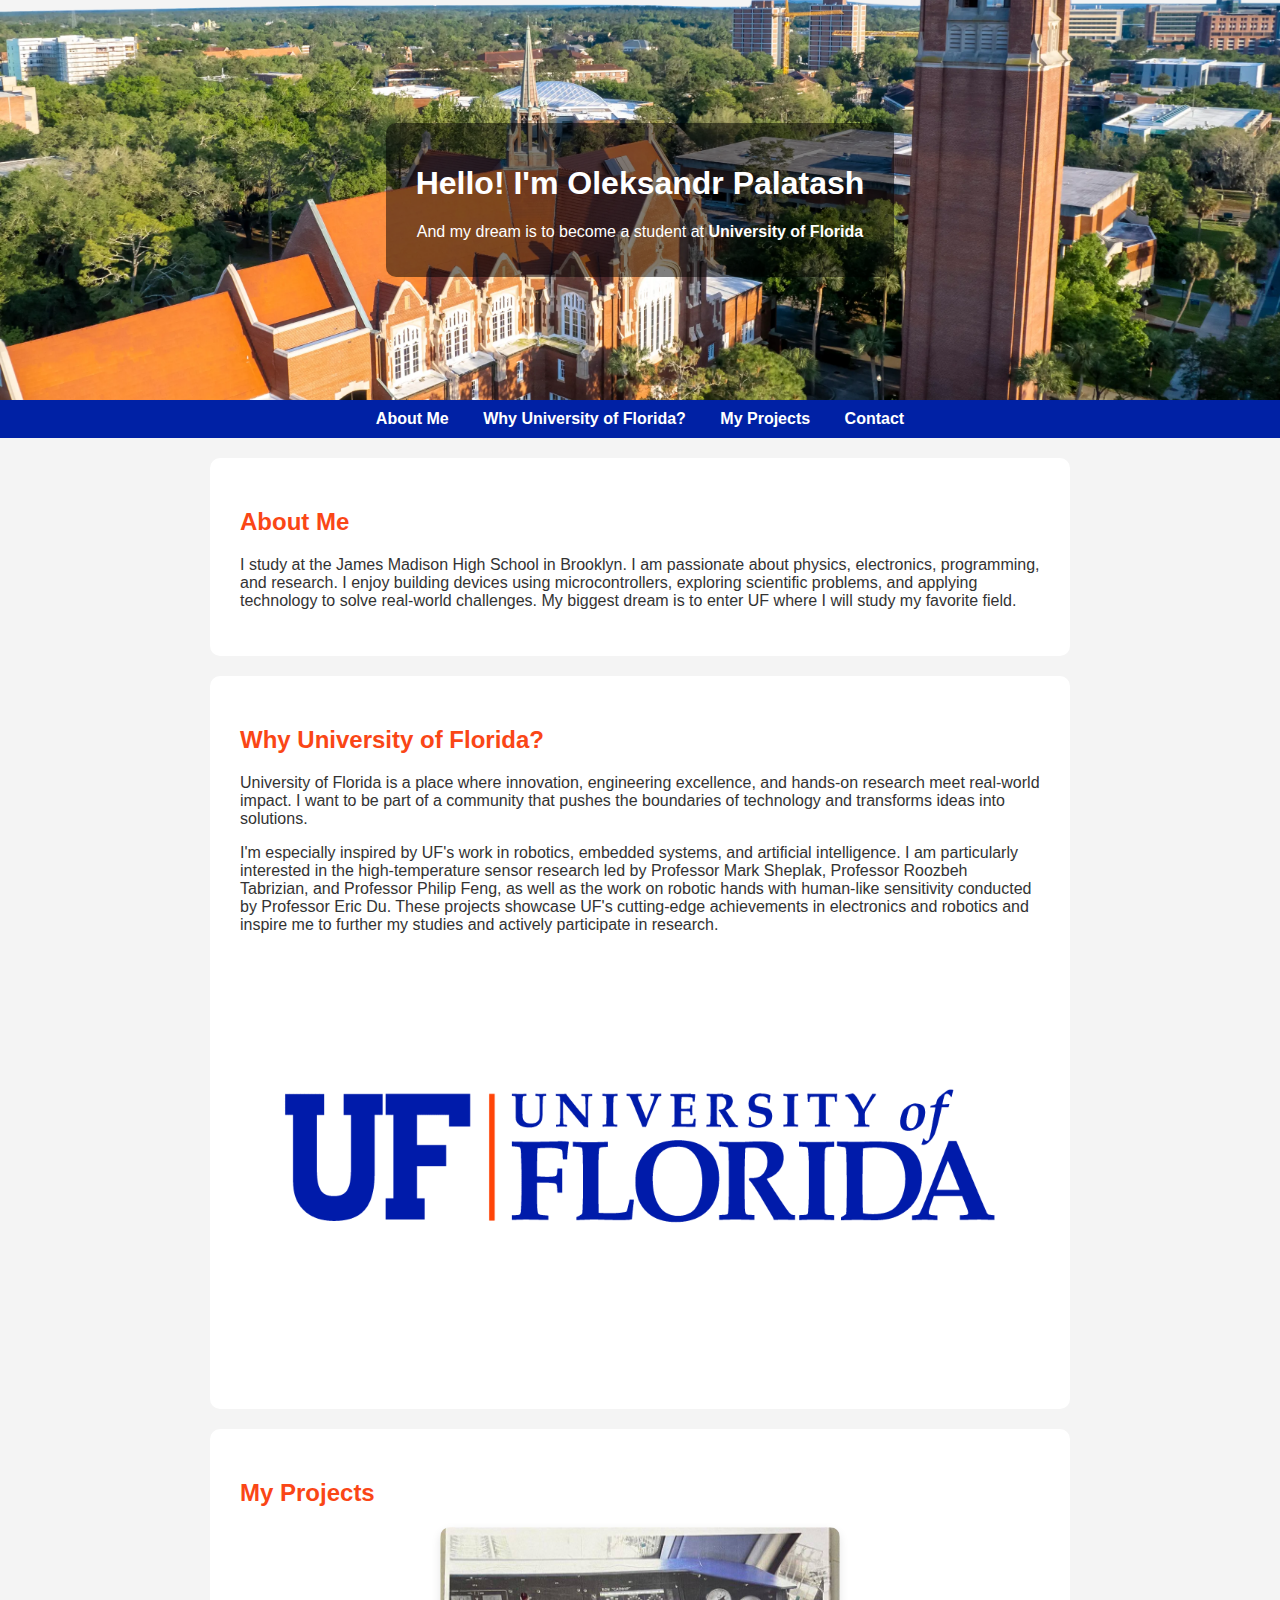
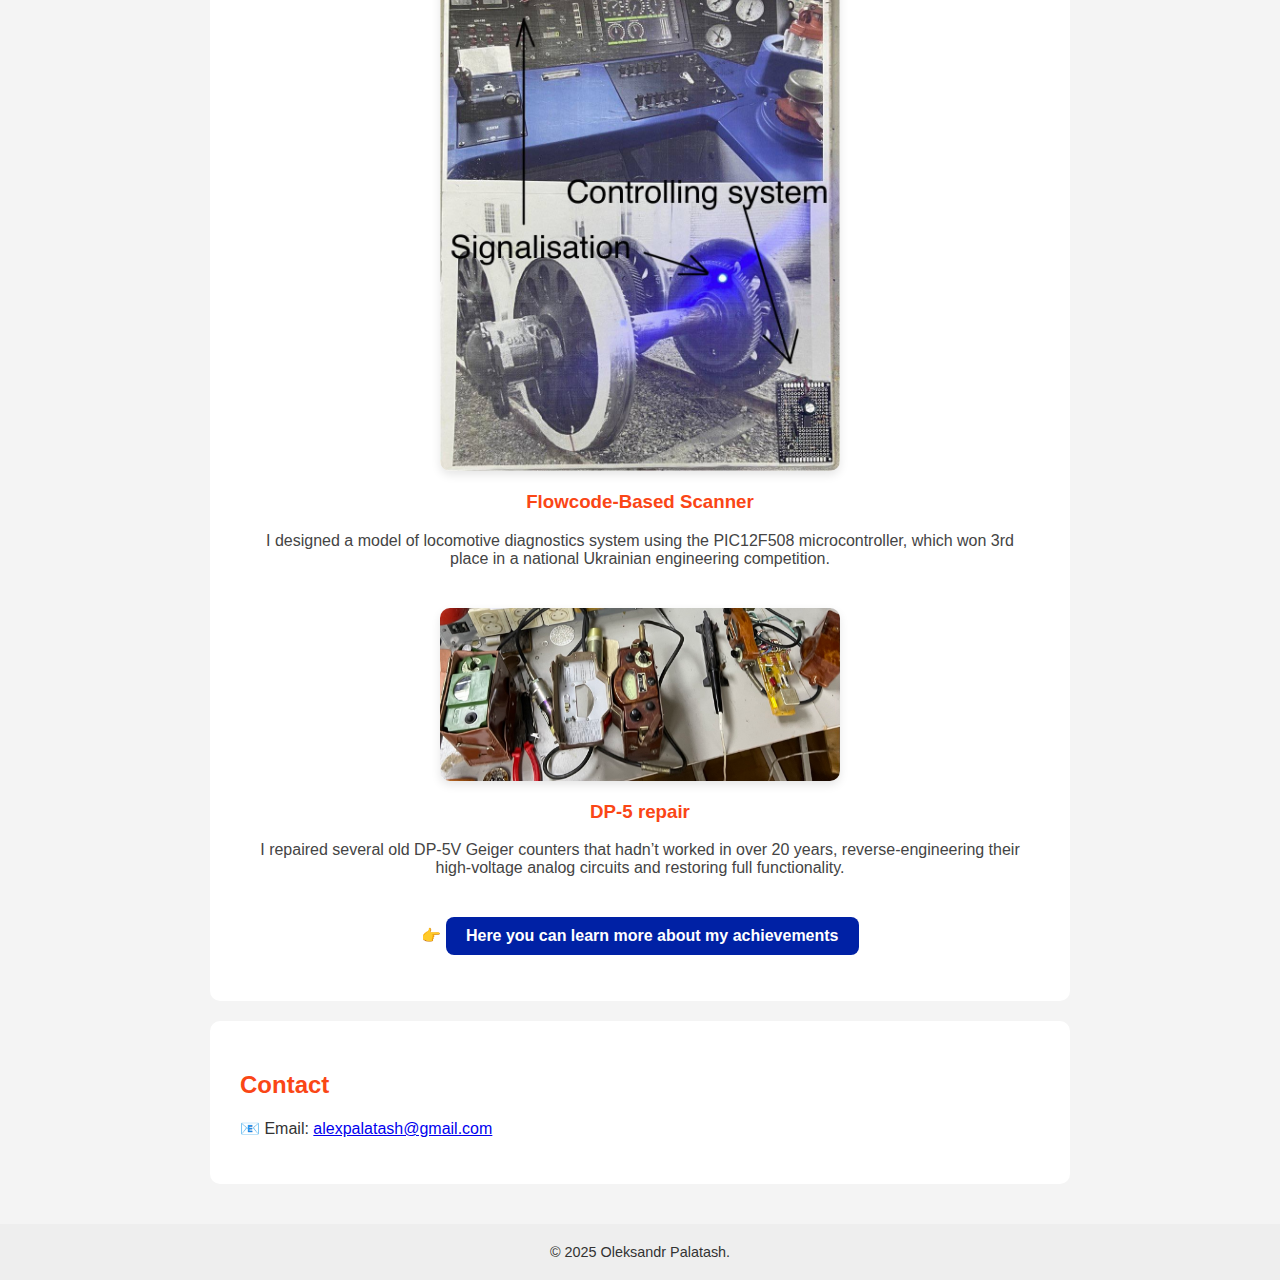
<file: index.html>
<!DOCTYPE html>
<html lang="en">
<head>
  <meta charset="UTF-8" />
  <meta name="viewport" content="width=device-width, initial-scale=1" />
  <title>My Dream —  University of Florida</title>
  <link rel="stylesheet" href="style.css" />
</head>
<body>

<!-- Header with background image -->
<header class="hero-header">
  <div class="overlay">
    <h1>Hello! I'm Oleksandr Palatash</h1>
    <p>And my dream is to become a student at <strong>University of Florida</strong></p>
  </div>
</header>

<!-- Navigation -->
<nav>
  <a href="#about">About Me</a>
  <a href="#why">Why University of Florida?</a>
  <a href="#projects">My Projects</a>
  <a href="#contact">Contact</a>
</nav>

<!-- About Me -->
<section id="about">
  <h2>About Me</h2>
  <p>I study at the James Madison High School in Brooklyn. I am passionate about physics, electronics, programming, and research. I enjoy building devices using microcontrollers, exploring scientific problems, and applying technology to solve real-world challenges. My biggest dream is to enter UF where I will study my favorite field.</p>
</section>

<!-- Why MIT -->
<section id="why">
  <h2>Why University of Florida?</h2>
  <p>University of Florida is a place where innovation, engineering excellence, and hands-on research meet real-world impact. I want to be part of a community that pushes the boundaries of technology and transforms ideas into solutions.</p>
  <p>I'm especially inspired by UF's work in robotics, embedded systems, and artificial intelligence.
    I am particularly interested in the high-temperature sensor research led by Professor Mark Sheplak, Professor Roozbeh Tabrizian, and Professor Philip Feng, as well as the work on robotic hands with human-like sensitivity conducted by Professor Eric Du. These projects showcase UF's cutting-edge achievements in electronics and robotics and inspire me to further my studies and actively participate in research.
  </p>

  <!-- MIT Campus Image -->
  <img src="University-of-Florida-Logo.png" alt="MIT Campus" />
</section>

<!-- Projects -->
<section id="projects">
  <h2>My Projects</h2>

  <div class="project">
    <img src="лок.jpg" alt="Flowcode Scanner Project" />
    <h3>Flowcode-Based Scanner</h3>
    <p>I designed a model of locomotive diagnostics system using the PIC12F508 microcontroller, which won 3rd place in a national Ukrainian engineering competition.</p>
  </div>

  <div class="project">
    <img src="дп5.jpg" alt="DP5" />
    <h3>DP-5 repair</h3>
    <p>I repaired several old DP-5V Geiger counters that hadn’t worked in over 20 years, reverse-engineering their high-voltage analog circuits and restoring full functionality.</p>
  </div>

  <!-- Link to Achievements Site -->
  <p style="text-align: center; margin-top: 30px;">
    👉 <a href="index.achievements.html" class="button">Here you can learn more about my achievements</a>
  </p>
</section>

<!-- Contact -->
<section id="contact">
  <h2>Contact</h2>
  <p>📧 Email: <a href="mailto:alexpalatash@gmail.com">alexpalatash@gmail.com</a></p>
</section>

<!-- Footer -->
<footer>
  &copy; 2025 Oleksandr Palatash. 
</footer>

</body>
</html>
</file>
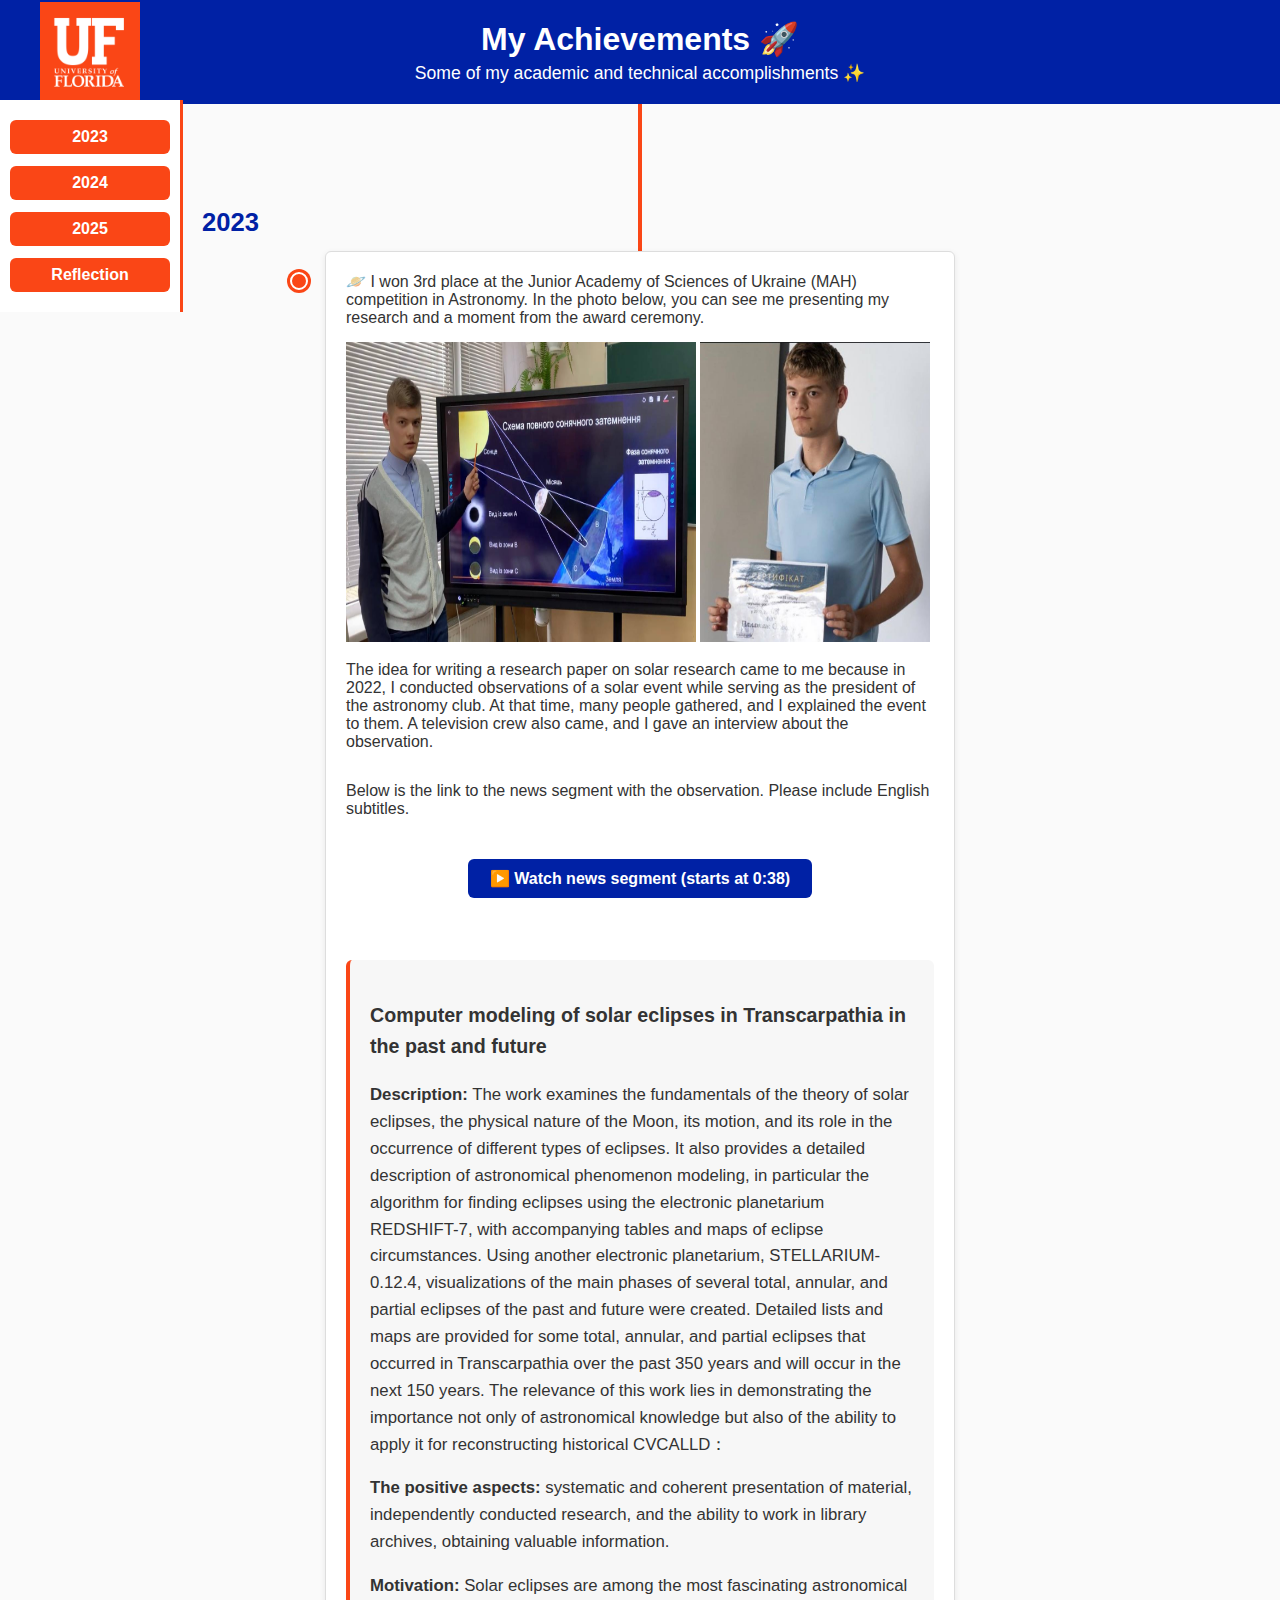
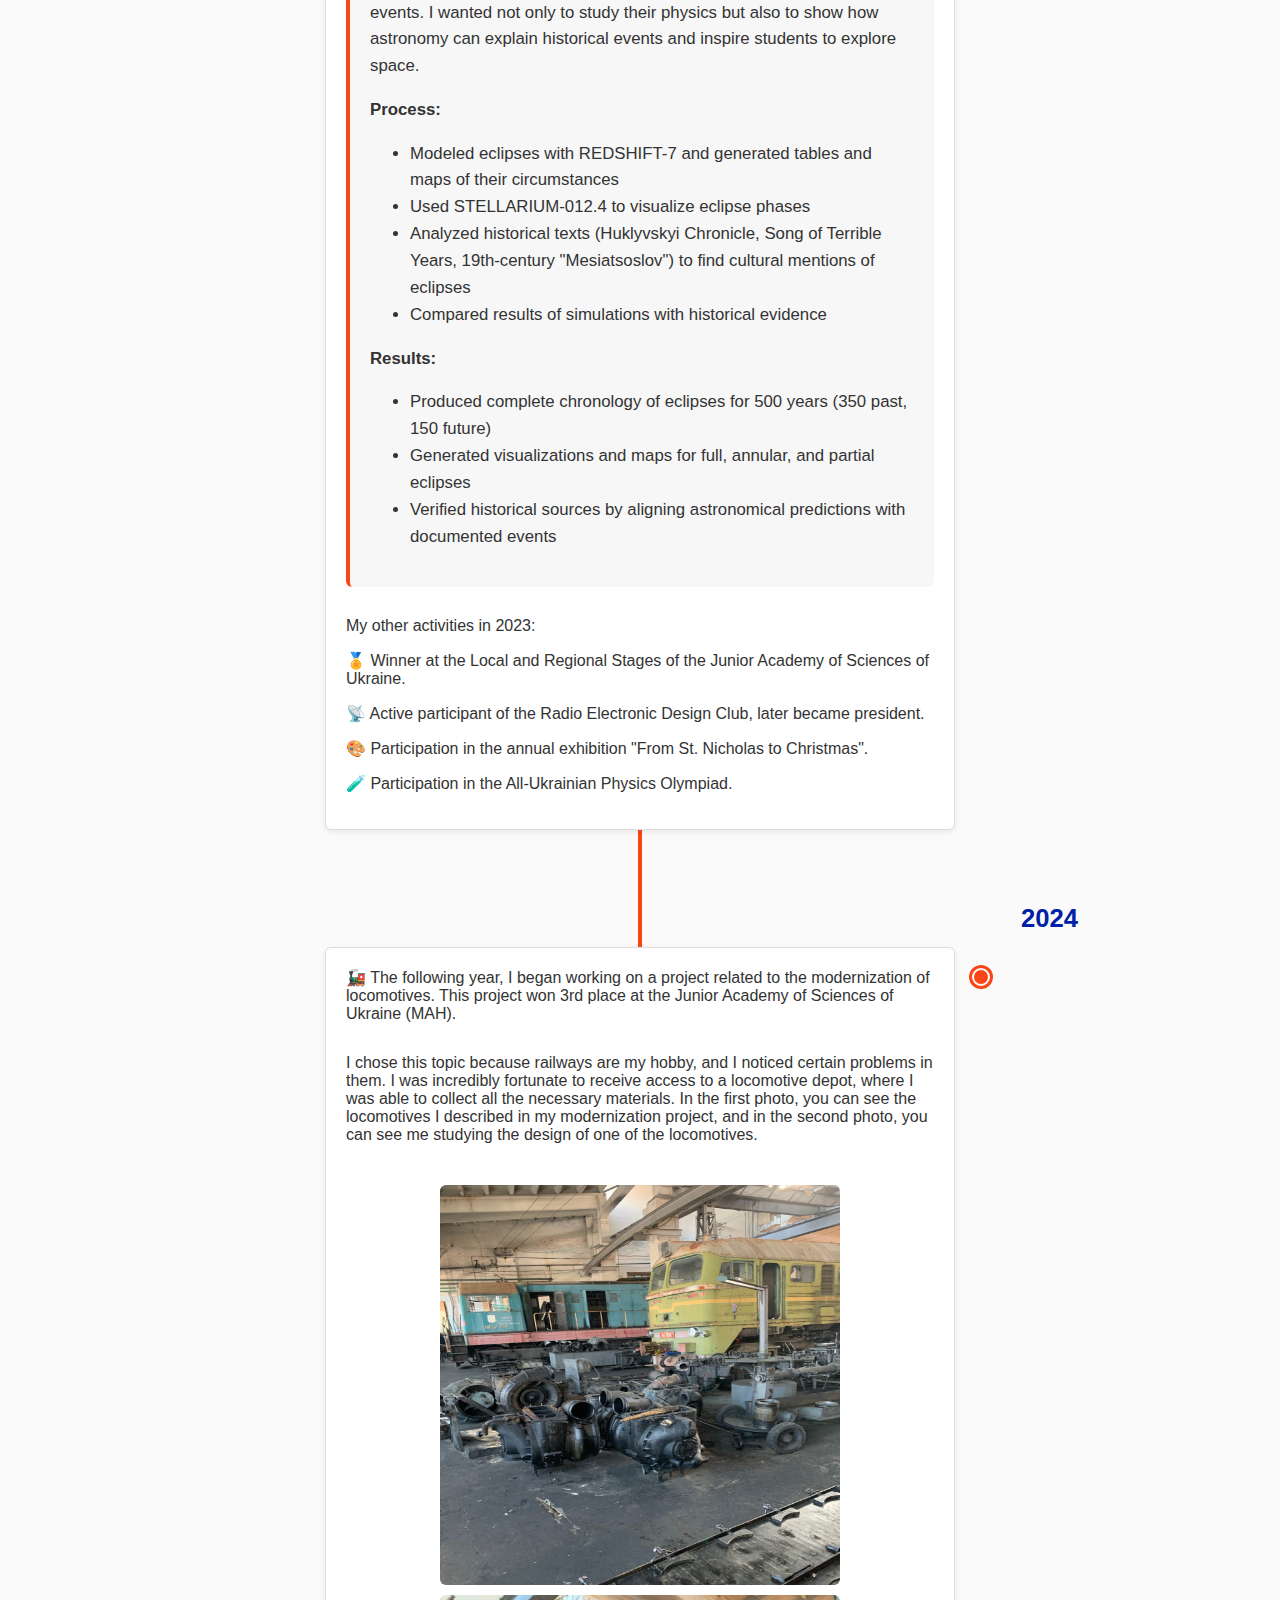
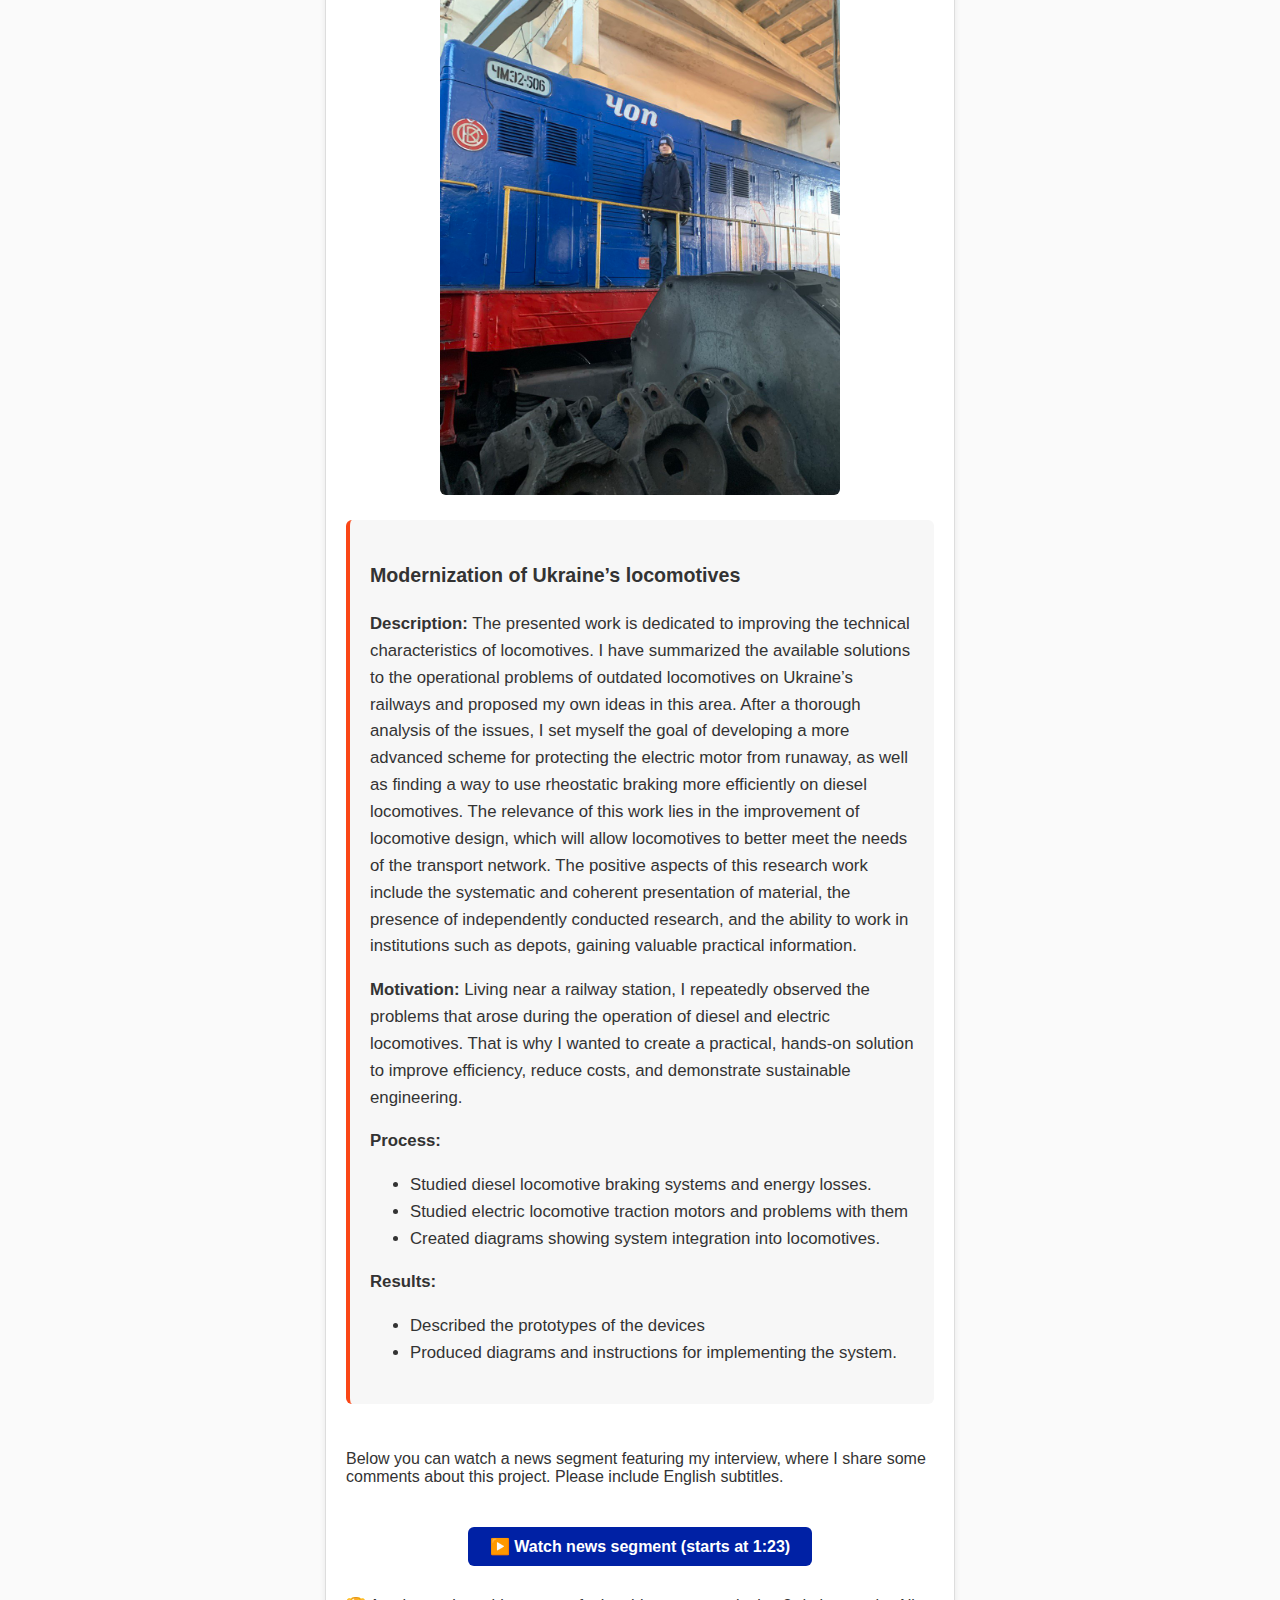
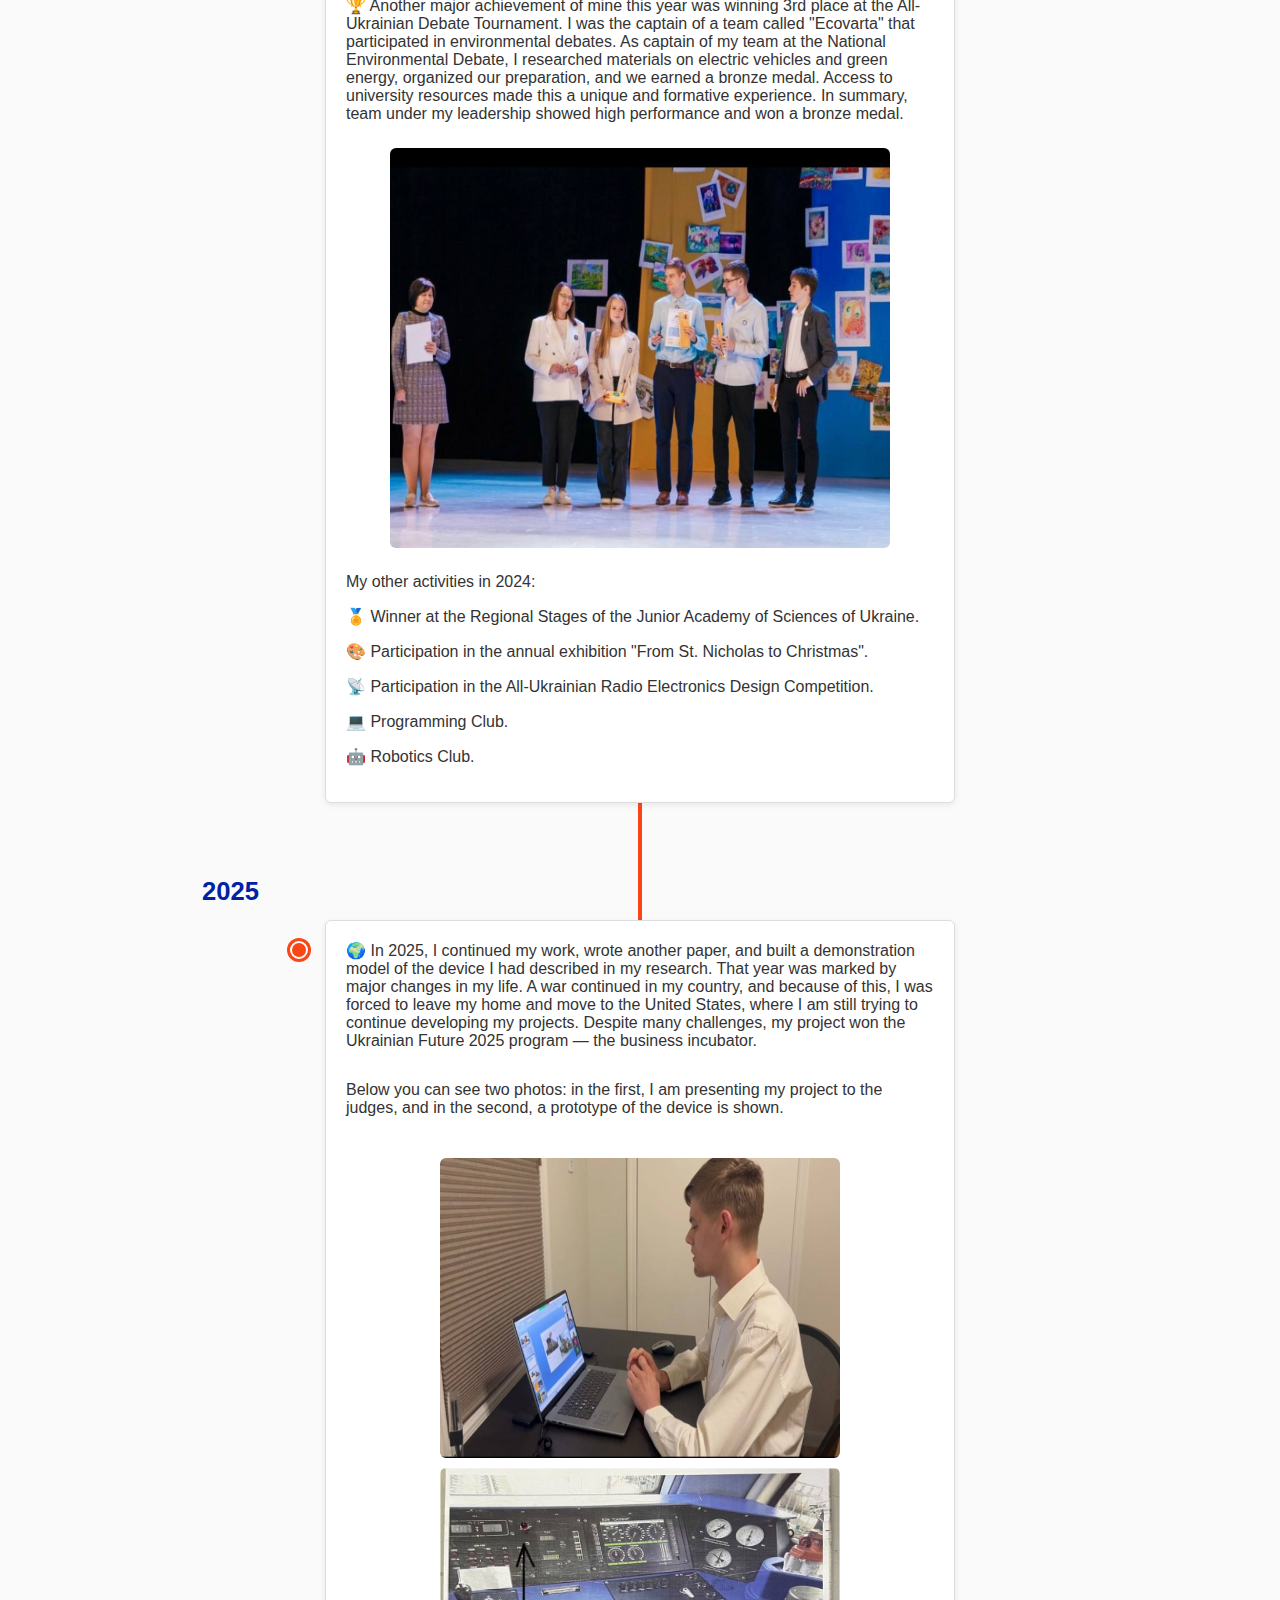
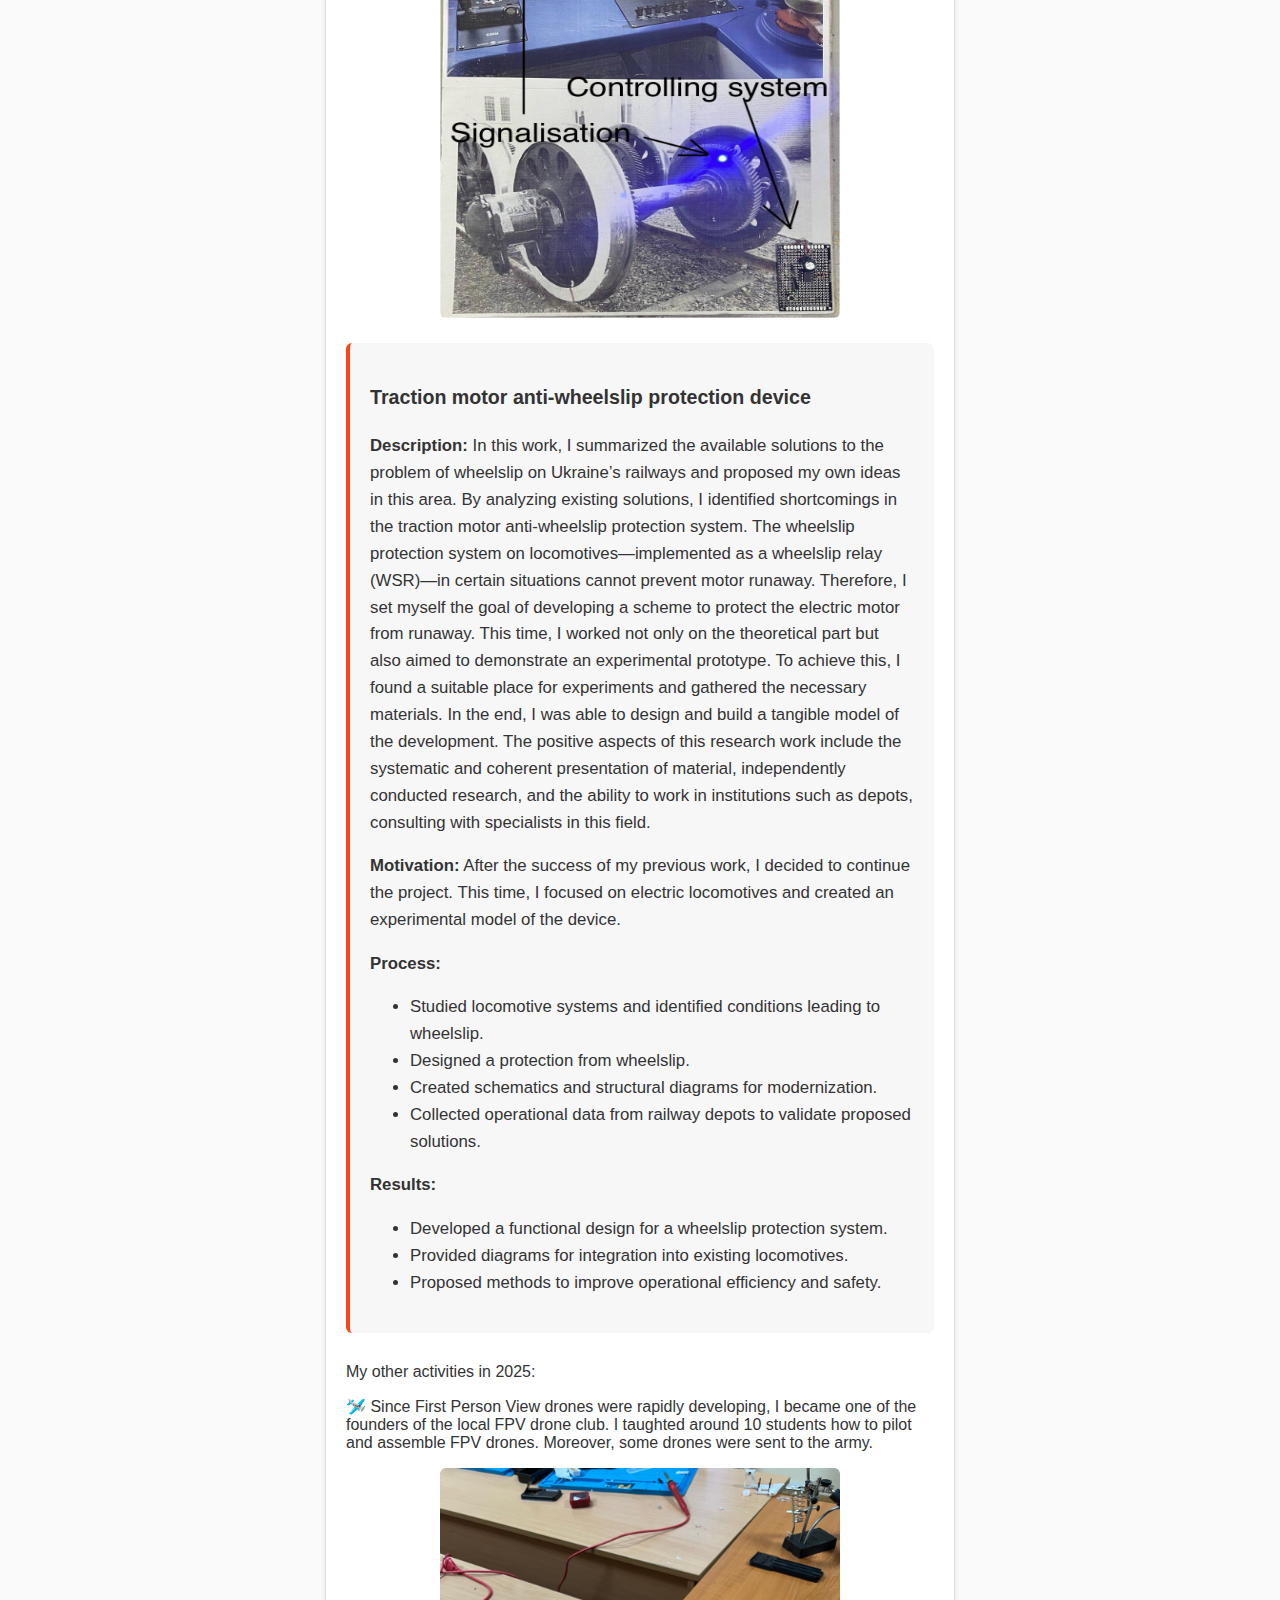
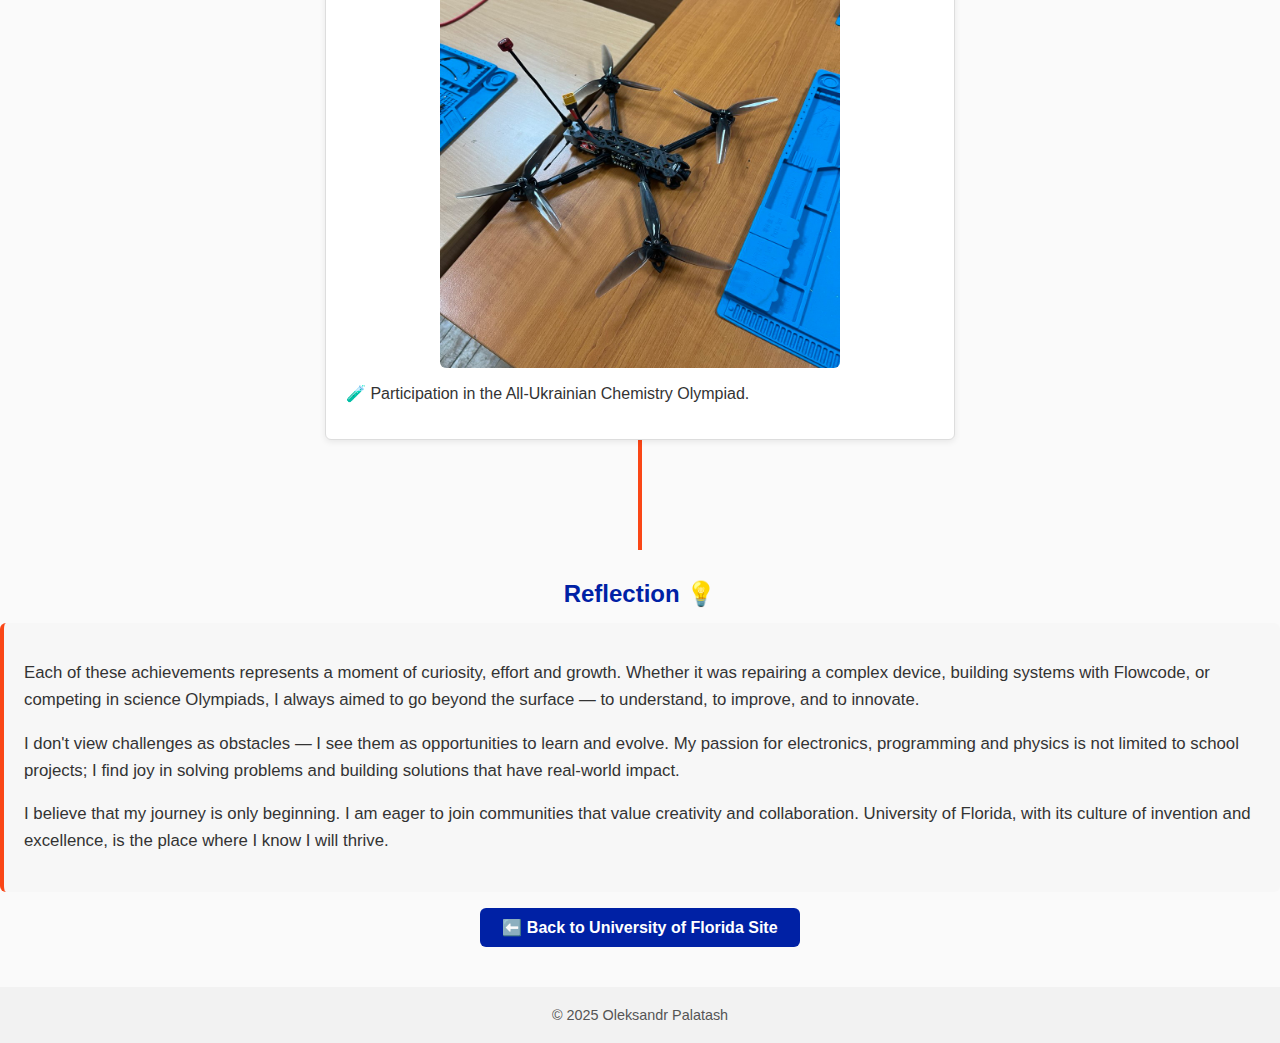
<file: index.achievements.html>
<!DOCTYPE html>
<html lang="en">
<head>
<meta charset="UTF-8">
<meta name="viewport" content="width=device-width, initial-scale=1.0">
<title>My Achievements</title>
<link rel="stylesheet" href="style.achievements.css">
</head>
<body>

<header class="mit-header">
<img src="UF-logo-500x500-1.png" alt="Logo" class="mit-logo">
<div class="header-title">
<h1>My Achievements 🚀</h1>
<p>Some of my academic and technical accomplishments ✨</p>
</div>
</header>

<nav class="year-nav-fixed">
<a href="#year2023">2023</a>
<a href="#year2024">2024</a>
<a href="#year2025">2025</a>
<a href="#reflection">Reflection</a>
</nav>

<main class="timeline">

<!-- 2023 -->

<div class="timeline-item" id="year2023">
<div class="timeline-year">2023</div>
<div class="timeline-content">
🪐 I won 3rd place at the Junior Academy of Sciences of Ukraine (МАН) competition in Astronomy. In the photo below, you can see me presenting my research and a moment from the award ceremony. 

<div>
<img src="показ.jpg" alt="Astronomy competition photo 1" class="photo-2023-1">
<img src="нагорода.jpg" alt="Astronomy competition photo 2" class="photo-2023-2">
</div>

The idea for writing a research paper on solar research came to me because in 2022, I conducted observations of a solar event while serving as the president of the astronomy club. At that time, many people gathered, and I explained the event to them. A television crew also came, and I gave an interview about the observation.
<p >Below is the link to the news segment with the observation. Please include English subtitles.</p>
<div class="video-container">
<a href="https://www.youtube.com/watch?v=30VEkswxMg4&t=38s" target="_blank" class="button">
  ▶️ Watch news segment (starts at 0:38)
</a>
</div>
</a>
<p></p>
<!-- 🔽 Блок дослідження всередині timeline-content -->
<div class="achievement-text">
<h3>Computer modeling of solar eclipses in Transcarpathia in the past and future</h3>
<p><strong>Description:</strong> The work examines the fundamentals of the theory of solar eclipses, the physical nature of the Moon, its motion, and its role in the occurrence of different types of eclipses. It also provides a detailed description of astronomical phenomenon modeling, in particular the algorithm for finding eclipses using the electronic planetarium REDSHIFT-7, with accompanying tables and maps of eclipse circumstances. Using another electronic planetarium, STELLARIUM-0.12.4, visualizations of the main phases of several total, annular, and partial eclipses of the past and future were created. Detailed lists and maps are provided for some total, annular, and partial eclipses that occurred in Transcarpathia over the past 350 years and will occur in the next 150 years. The relevance of this work lies in demonstrating the importance not only of astronomical knowledge but also of the ability to apply it for reconstructing historical CVCALLD：</p>

<p><strong>The positive aspects:</strong> systematic and coherent presentation of material, independently conducted research, and the ability to work in library archives, obtaining valuable information.</p>

<p><strong>Motivation:</strong> Solar eclipses are among the most fascinating astronomical events. I wanted not only to study their physics but also to show how astronomy can explain historical events and inspire students to explore space.</p>

<p><strong>Process:</strong></p>
<ul>
<li>Modeled eclipses with REDSHIFT-7 and generated tables and maps of their circumstances</li>
<li>Used STELLARIUM-012.4 to visualize eclipse phases</li>
<li>Analyzed historical texts (Huklyvskyi Chronicle, Song of Terrible Years, 19th-century "Mesiatsoslov") to find cultural mentions of eclipses</li>
<li>Compared results of simulations with historical evidence</li>
</ul>

<p><strong>Results:</strong></p>
<ul>
<li>Produced complete chronology of eclipses for 500 years (350 past, 150 future)</li>
<li>Generated visualizations and maps for full, annular, and partial eclipses</li>
<li>Verified historical sources by aligning astronomical predictions with documented events</li>
</ul>
</div>
<!-- 🔼 Кінець блоку дослідження -->


<div >
My other activities in 2023:
<p>🏅 Winner at the Local and Regional Stages of the Junior Academy of Sciences of Ukraine.</p>
<p>📡 Active participant of the Radio Electronic Design Club, later became president.</p>
<p>🎨 Participation in the annual exhibition "From St. Nicholas to Christmas".</p>
<p>🧪 Participation in the All-Ukrainian Physics Olympiad.</p>
</div>
</div>
</div>

<!-- 2024 -->
<div class="timeline-item" id="year2024">
<div class="timeline-year">2024</div>
<div class="timeline-content">
🚂 The following year, I began working on a project related to the modernization of locomotives. This project won 3rd place at the Junior Academy of Sciences of Ukraine (МАН).
<p>I chose this topic because railways are my hobby, and I noticed certain problems in them. I was incredibly fortunate to receive access to a locomotive depot, where I was able to collect all the necessary materials. In the first photo, you can see the locomotives I described in my modernization project, and in the second photo, you can see me studying the design of one of the locomotives.</p>
<div class="photos">
<img src="depo1.jpg" alt="photo 1 " class="photo-2024-1">
<img src="depo2.jpg" alt="photo 2" class="photo-2024-2">
</div>

<div class="achievement-text">
<h3>Modernization of Ukraine’s locomotives</h3>
<p><strong>Description:</strong> The presented work is dedicated to improving the technical characteristics of locomotives. I have summarized the available solutions to the operational problems of outdated locomotives on Ukraine’s railways and proposed my own ideas in this area. After a thorough analysis of the issues, I set myself the goal of developing a more advanced scheme for protecting the electric motor from runaway, as well as finding a way to use rheostatic braking more efficiently on diesel locomotives.

The relevance of this work lies in the improvement of locomotive design, which will allow locomotives to better meet the needs of the transport network.

The positive aspects of this research work include the systematic and coherent presentation of material, the presence of independently conducted research, and the ability to work in institutions such as depots, gaining valuable practical information.</p>

<p><strong>Motivation:</strong> Living near a railway station, I repeatedly observed the problems that arose during the operation of diesel and electric locomotives. That is why I wanted to create a practical, hands-on solution to improve efficiency, reduce costs, and demonstrate sustainable engineering. </p>

<p><strong>Process:</strong></p>
<ul>
<li>Studied diesel locomotive braking systems and energy losses.</li>
<li>Studied electric locomotive traction motors and problems with them</li>
<li>Created diagrams showing system integration into locomotives.</li>
</ul>

<p><strong>Results:</strong></p>
<ul>
<li>Described the prototypes of the devices</li>
<li>Produced diagrams and instructions for implementing the system.</li>
</ul>
</div>
 <p>Below you can watch a news segment featuring my interview, where I share some comments about this project. Please include English subtitles.</p>
<div class="video-container">
 <a href="https://www.youtube.com/watch?v=6lE51dzWRyw&t=83s" target="_blank" class="button">▶️ Watch news segment (starts at 1:23)</a>
</div>

<div>
</div>
<div>
🏆 Another major achievement of mine this year was winning 3rd place at the All-Ukrainian Debate Tournament. I was the captain of a team called "Ecovarta" that participated in environmental debates. As captain of my team at the National Environmental Debate, I researched materials on electric vehicles and green energy, organized our preparation, and we earned a bronze medal. Access to university resources made this a unique and formative experience. In summary, team under my leadership showed high performance and won a bronze medal.
</div>
<div>
<img src="debate.jpg" class="photo-2024-3" alt="Debate competition photo">
</div>
<div>
My other activities in 2024:
<p>🏅 Winner at the Regional Stages of the Junior Academy of Sciences of Ukraine.</p>
<p>🎨 Participation in the annual exhibition "From St. Nicholas to Christmas".</p>
<p>📡 Participation in the All-Ukrainian Radio Electronics Design Competition.</p>
<p>💻 Programming Club.</p>
<p>🤖 Robotics Club.</p>
</div>
</div>
</div>

<!-- 2025 -->
<div class="timeline-item" id="year2025">
<div class="timeline-year">2025</div>
<div class="timeline-content">
🌍 In 2025, I continued my work, wrote another paper, and built a demonstration model of the device I had described in my research. That year was marked by major changes in my life. A war continued in my country, and because of this, I was forced to leave my home and move to the United States, where I am still trying to continue developing my projects.  Despite many challenges, my project won the Ukrainian Future 2025 program — the business incubator.
<p>Below you can see two photos: in the first, I am presenting my project to the judges, and in the second, a prototype of the device is shown.</p>
  <div>
<img src="me.jpg" class="photo-2025-1" alt="Presentation photo">
<img src="лок.jpg" class="photo-2025-2" alt="Prototype photo">
</div>

<div class="achievement-text">
<h3>Traction motor anti-wheelslip protection device</h3>
<p><strong>Description:</strong> In this work, I summarized the available solutions to the problem of wheelslip on Ukraine’s railways and proposed my own ideas in this area. By analyzing existing solutions, I identified shortcomings in the traction motor anti-wheelslip protection system. The wheelslip protection system on locomotives—implemented as a wheelslip relay (WSR)—in certain situations cannot prevent motor runaway. Therefore, I set myself the goal of developing a scheme to protect the electric motor from runaway. This time, I worked not only on the theoretical part but also aimed to demonstrate an experimental prototype. To achieve this, I found a suitable place for experiments and gathered the necessary materials. In the end, I was able to design and build a tangible model of the development.

The positive aspects of this research work include the systematic and coherent presentation of material, independently conducted research, and the ability to work in institutions such as depots, consulting with specialists in this field.
</p>

<p><strong>Motivation:</strong> After the success of my previous work, I decided to continue the project. This time, I focused on electric locomotives and created an experimental model of the device. </p>

<p><strong>Process:</strong></p>
<ul>
<li>Studied locomotive systems and identified conditions leading to wheelslip.</li>
<li>Designed a protection from wheelslip.</li>
<li>Created schematics and structural diagrams for modernization.</li>
<li>Collected operational data from railway depots to validate proposed solutions.</li>
</ul>

<p><strong>Results:</strong></p>
<ul>
<li>Developed a functional design for a wheelslip protection system.</li>
<li>Provided diagrams for integration into existing locomotives.</li>
<li>Proposed methods to improve operational efficiency and safety.</li>
</ul>
</div>

<div>
My other activities in 2025:
<p>🛩️ Since First Person View drones were rapidly developing, I became one of the founders of the local FPV drone club. I taughted around 10 students how to pilot and assemble FPV drones. Moreover, some drones were sent to the army.</p>
<div class="photos">
<img src="drone.jpg" class="photo-2025-3" alt="FPV drone photo">
</div>
<p>🧪 Participation in the All-Ukrainian Chemistry Olympiad.</p>
</div>
</div>
</div>
</div>
</main>

<h2 class="centered-topic" id="reflection">Reflection 💡</h2>
<div class="achievement-text">
<p><p>Each of these achievements represents a moment of curiosity, effort and growth. Whether it was repairing a complex device, building systems with Flowcode, or competing in science Olympiads, I always aimed to go beyond the surface — to understand, to improve, and to innovate.</p>
<p>I don't view challenges as obstacles — I see them as opportunities to learn and evolve. My passion for electronics, programming and physics is not limited to school projects; I find joy in solving problems and building solutions that have real-world impact.</p>
<p>I believe that my journey is only beginning. I am eager to join communities that value creativity and collaboration. University of Florida, with its culture of invention and excellence, is the place where I know I will thrive.</p>
</div>
<div class="video-container1">
<p><a href="index.html" class="button">⬅️ Back to University of Florida Site</a></p>
</div>
<footer>
&copy; 2025 Oleksandr Palatash
</footer>

</body>

</html>
</file>
<file: style.css>
body {
font-family: 'Segoe UI', sans-serif;
background: #f4f4f4;
color: #333;
margin: 0;
}

.hero-header {
background-image: url('campus_ct_cr_sq.webp'); /* 👈 залишаємо фото */
background-size: cover;
background-position: center;
height: 400px;
position: relative;
display: flex;
align-items: center;
justify-content: center;
text-align: center;
}

.overlay {
background-color: rgba(0, 0, 0, 0.5);
color: white;
padding: 20px 30px;
border-radius: 10px;
}

nav {
background: #0021A5; /* UF синій */
text-align: center;
padding: 10px;
}

nav a {
display: inline-block;
color: #fff; /* UF оранжевий */
text-decoration: none;
margin: 0 15px;
font-weight: bold;
transition: all 0.3s ease;
}

nav a:hover {
transform: scale(1.1);
}

section {
max-width: 800px;
margin: auto;
padding: 30px;
background: white;
margin-top: 20px;
border-radius: 10px;
}

h2 {
color: #FA4616; /* UF оранжевий */
}

footer {
text-align: center;
padding: 20px;
background: #eee;
margin-top: 40px;
font-size: 0.9em;
}

img {
display: block;
margin: 20px auto;
max-width: 90%;
height: auto;
border-radius: 10px;
}

.project {
margin-bottom: 40px;
text-align: center;
}

.project img {
max-width: 50%;
height: auto;
border-radius: 10px;
box-shadow: 0 4px 10px rgba(0, 0, 0, 0.1);
}

.project h3 {
margin-top: 15px;
color: #FA4616; /* UF оранжевий */
}

.project p {
font-size: 1em;
color: #444;
padding: 0 15px;
}

a.button {
display: inline-block;
background-color: #0021A5; /* UF синій */
color: white;
padding: 10px 20px;
text-decoration: none;
border-radius: 8px;
font-weight: bold;
transition: background 0.3s ease;
}

a.button:hover {
background-color: #00188f; /* темніший UF синій */
}
</file>
<file: style.achievements.css>
/* --- Загальні стилі --- */
body {
font-family: "Helvetica Neue", Arial, sans-serif;
margin: 0;
background: #fafafa;
color: #333;
}

header.mit-header {
background: #0021A5; /* UF синій */
color: white;
padding: 20px 40px;
display: flex;
align-items: center;
justify-content: center;
position: relative;
}

.mit-logo {
width: 100px;
height: auto;
position: absolute;
left: 40px;
}

header .header-title {
text-align: center;
}

header .header-title h1 {
margin: 0;
font-size: 2rem;
}

header .header-title p {
margin: 5px 0 0 0;
font-size: 1.1rem;
}

/* --- Бічна навігація --- */
.year-nav-fixed {
position: fixed;
top: 100px;
left: 0;
width: 160px;
background: #fff;
border-right: 3px solid #FA4616; /* UF оранжевий */
padding: 20px 10px;
display: flex;
flex-direction: column;
gap: 12px;
z-index: 1000;
}

.year-nav-fixed a {
text-decoration: none;
padding: 8px 12px;
background: #FA4616; /* UF оранжевий */
color: white;
font-weight: 600;
border-radius: 6px;
transition: all 0.3s ease;
text-align: center;
}

.year-nav-fixed a:hover {
transform: scale(1.05);
}

/* --- Таймлайн --- */
main.timeline {
max-width: 900px;
padding: 40px 20px;
margin: 0 auto;
position: relative;
}

.timeline::before {
content: '';
position: absolute;
top: 0;
bottom: 0;
width: 4px;
background: #FA4616; /* UF оранжевий */
left: 50%;
transform: translateX(-50%);
}

/* --- Елементи таймлайну --- */
.timeline-item {
position: relative;
margin: 60px 0;
display: flex;
flex-direction: column;
align-items: center;
justify-content: center;
}

/* --- Роки --- */
.timeline-year {
font-size: 1.6rem;
font-weight: bold;
padding: 4px 12px;
border-radius: 4px;
background: #fafafa;
z-index: 2;
}

.timeline-item:nth-child(odd) .timeline-year {
align-self: flex-start;
color: #0021A5; /* UF синій */
}

.timeline-item:nth-child(even) .timeline-year {
align-self: flex-end;
color: #0021A5; /* UF синій */
}

/* --- Контент таймлайну --- */
.timeline-content {
background: #fff;
padding: 20px;
border-radius: 6px;
border: 1px solid #ddd;
box-shadow: 0 2px 6px rgba(0,0,0,0.08);
width: 70%;
max-width: 700px;
text-align: left;
display: flex;
flex-direction: column;
gap: 15px;
margin: 10px auto;
position: relative;
box-sizing: border-box;
}

/* Кружечки на лінії */
.timeline-item:nth-child(odd) .timeline-content::before,
.timeline-item:nth-child(even) .timeline-content::before {
content: '';
position: absolute;
top: 20px;
width: 14px;
height: 14px;
background: #FA4616; /* UF оранжевий */
border-radius: 50%;
border: 2px solid #fff;
box-shadow: 0 0 0 3px #FA4616;
}

.timeline-item:nth-child(odd) .timeline-content::before { left: -36px; }
.timeline-item:nth-child(even) .timeline-content::before { right: -36px; }

/* --- Фото --- */
.photo-2023-1 {
width: 350px;
height: 300px;
}
.photo-2023-2{
width: 230px;
height: 300px;
}
.photo-2024-1{
display: block;
margin: 10px auto;
width: 400px;
height: 400px;
border-radius: 6px;
}
.photo-2024-2{
display: block;
margin: 10px auto;
width: 400px;
height: 500px;
border-radius: 6px;
}
.photo-2024-3{
display: block;
margin: 10px auto;
width: 500px;
height: 400px;
border-radius: 6px;
}
.photo-2025-1{
display: block;
margin: 10px auto;
width: 400px;
height: 300px;
border-radius: 6px;
}
.photo-2025-2{
display: block;
margin: 10px auto;
width: 400px;
height: 450px;
border-radius: 6px;
}
.photo-2025-3 {
display: block;
margin: 10px auto;
width: 400px;
height: 500px;
border-radius: 6px;
}
/* --- Відео кнопки --- */
.video-container, .video-container1 {
text-align: center;
margin-top: 10px;
}

.video-container a.button, .video-container1 a.button {
display: inline-block;
background-color: #0021A5; /* UF синій */
color: white;
padding: 10px 22px;
text-decoration: none;
border-radius: 6px;
font-weight: 600;
transition: all 0.3s ease;
}

.video-container a.button:hover, .video-container1 a.button:hover {
transform: translateY(-2px);
}

/* --- Тексти --- */
.achievement-text {
font-size: 1.05rem;
margin-bottom: 15px;
line-height: 1.6;
background: #f7f7f7;
border-left: 4px solid #FA4616; /* UF оранжевий */
padding: 20px;
border-radius: 6px;
}

.centered-topic {
text-align: center;
margin: 30px 0 15px 0;
color: #0021A5; /* UF синій */
font-weight: 600;
}

/* --- Footer --- */
footer {
text-align: center;
padding: 20px;
background: #f2f2f2;
margin-top: 40px;
font-size: 0.9rem;
color: #555;
}

html {
scroll-behavior: smooth;
}

/* --- Responsive --- */
@media (max-width: 767px) {
.mit-logo { display: none; }
.timeline::before { display: none; }
.timeline-item { margin: 40px 0; }
.timeline-year { align-self: center !important; margin-bottom: 15px; text-align: center; }
.timeline-content { width: 90%; margin: 0 auto; }
.timeline-content::before { display: none; }
.year-nav-fixed {
position: relative;
width: 100%;
flex-direction: row;
justify-content: space-around;
border-right: none;
border-bottom: 3px solid #FA4616; /* UF оранжевий */
top: 0;
padding: 10px 0;
background: #fff;
}
.year-nav-fixed a { flex: 1; margin: 0 5px; }
}

/* --- Research cards --- */
.research-card {
background: #fefefe;
border: 2px solid #FA4616; /* UF оранжевий */
border-left: 8px solid #FA4616; /* UF оранжевий */
padding: 20px;
margin: 25px 0;
border-radius: 8px;
box-shadow: 0 2px 6px rgba(0,0,0,0.08);
}

.research-card h3 {
margin-top: 0;
color: #FA4616; /* UF оранжевий */
font-size: 1.3rem;
margin-bottom: 12px;
}

.research-card p, .research-card ul li {
margin: 10px 0;
line-height: 1.6;
}
</file>
